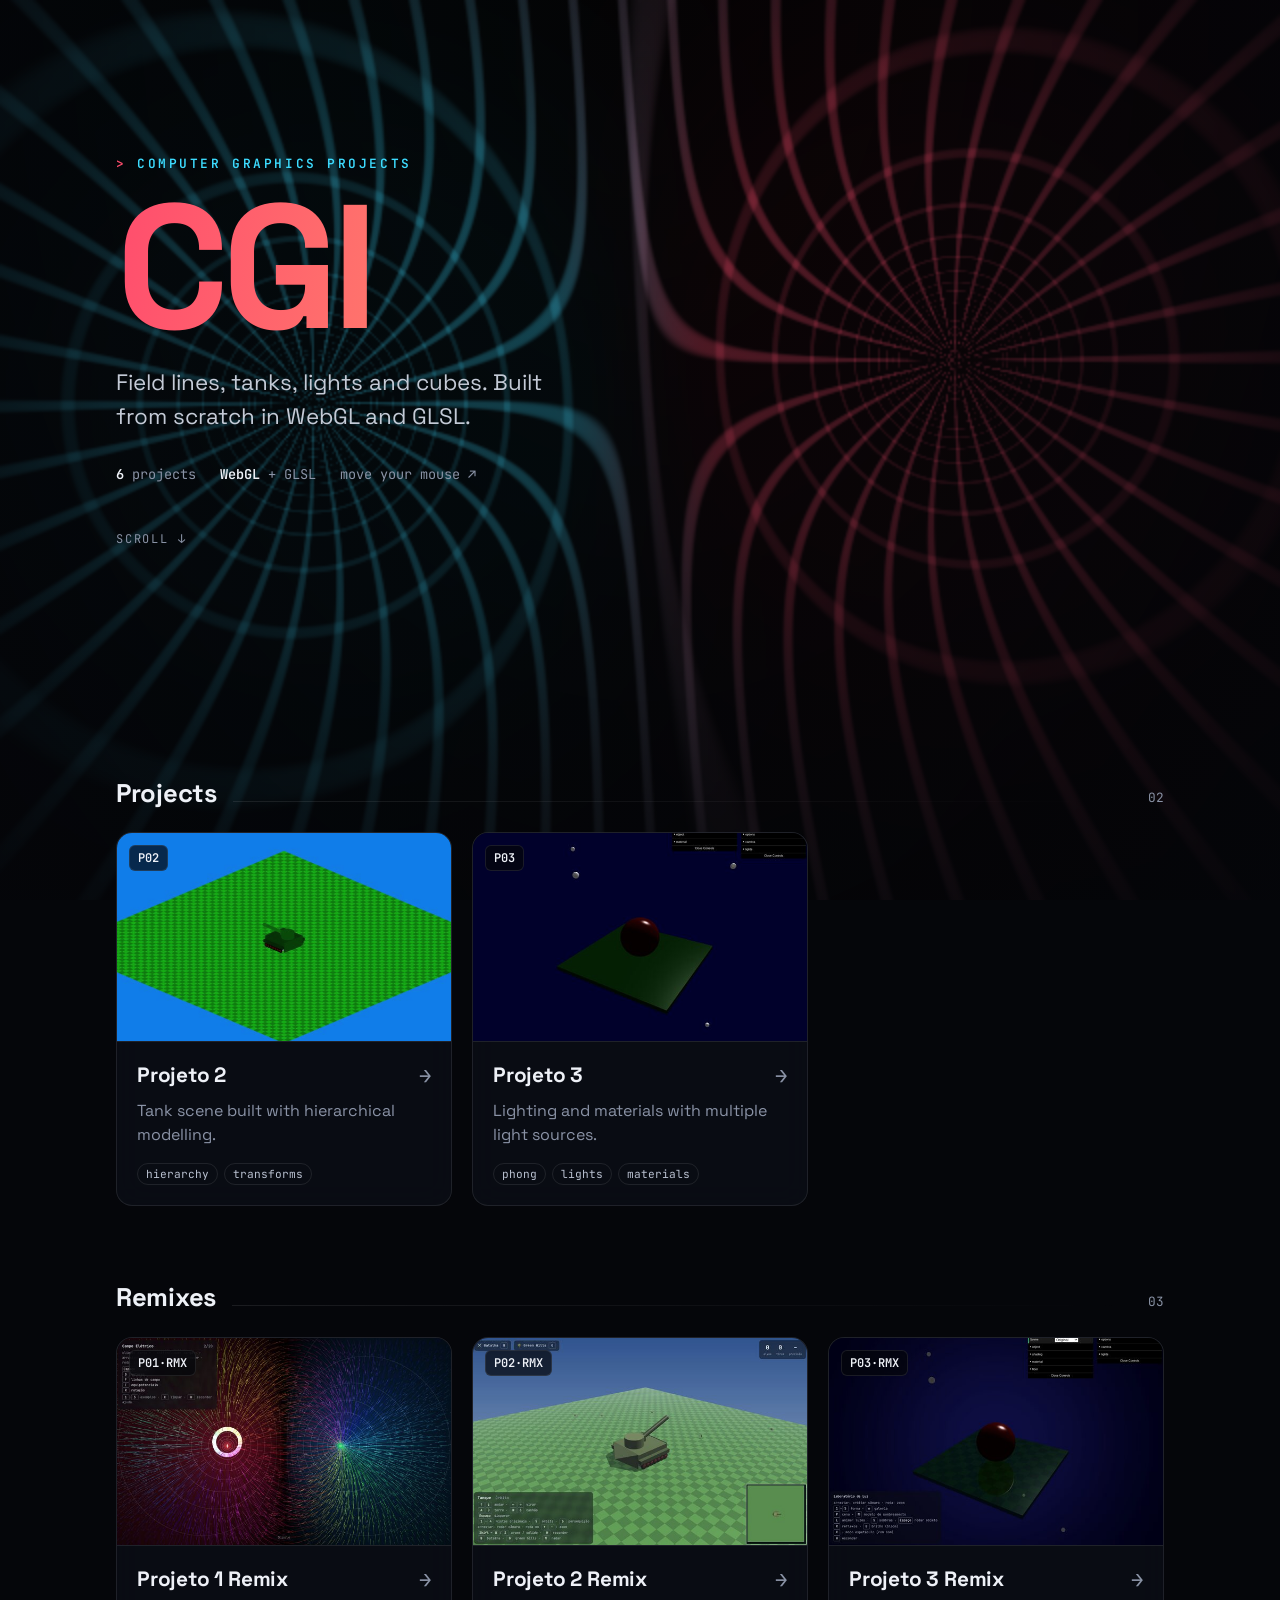
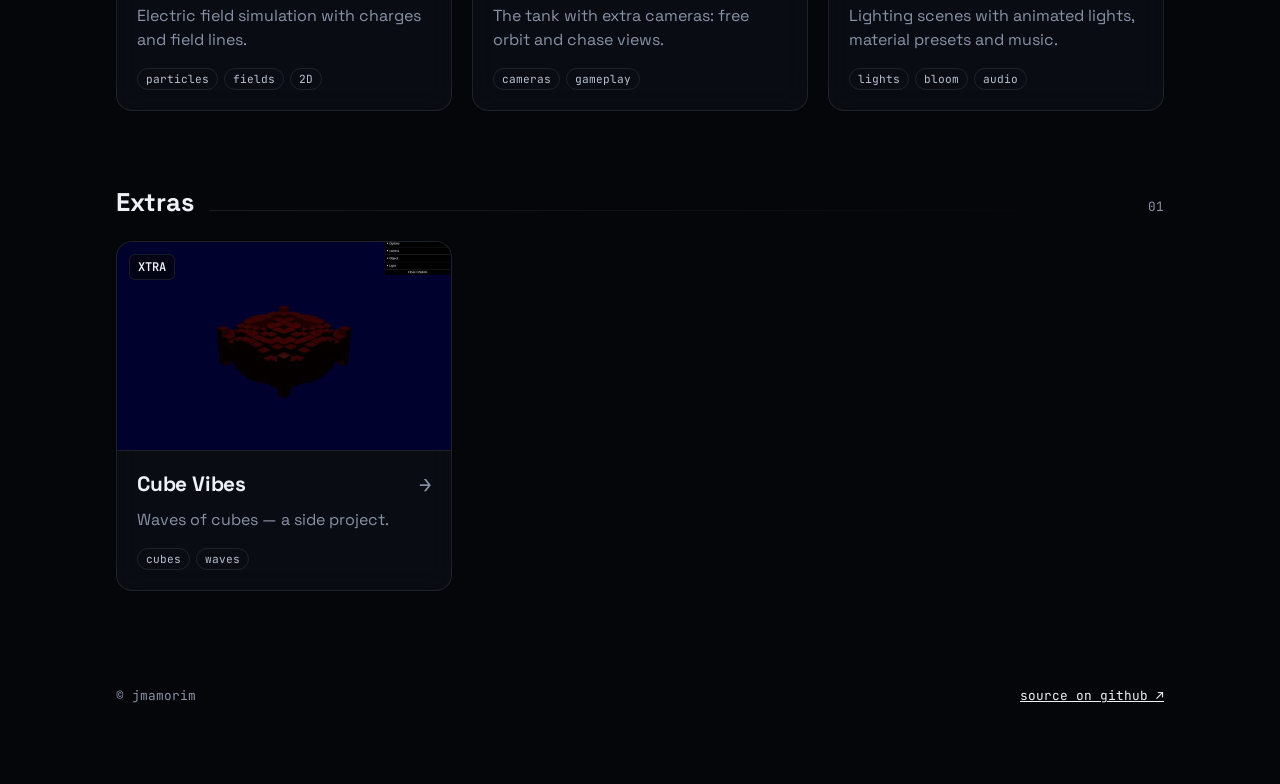
<file: index.html>
<!doctype html>
<html lang="en">
<head>
<meta charset="utf-8">
<meta name="viewport" content="width=device-width, initial-scale=1">
<title>CGI · Computer Graphics Projects</title>
<link rel="preconnect" href="https://fonts.googleapis.com">
<link rel="preconnect" href="https://fonts.gstatic.com" crossorigin>
<link href="https://fonts.googleapis.com/css2?family=JetBrains+Mono:wght@400;600&family=Space+Grotesk:wght@500;700&display=swap" rel="stylesheet">
<style>
  :root {
    --bg: #05060a;
    --glass: rgba(14, 17, 26, 0.62);
    --border: rgba(255, 255, 255, 0.09);
    --text: #eef1f7;
    --muted: #8a93a6;
    --hot: #ff4d6d;
    --cold: #3ddcff;
    --mono: "JetBrains Mono", ui-monospace, monospace;
  }
  * { box-sizing: border-box; }
  html { background: var(--bg); }
  body {
    margin: 0;
    background: var(--bg);
    color: var(--text);
    font: 16px/1.5 "Space Grotesk", system-ui, sans-serif;
    overflow-x: hidden;
  }
  #field { position: fixed; inset: 0; width: 100%; height: 100%; z-index: 0; display: block; }
  /* darkens the shader toward the edges so the cards stay readable */
  .veil { position: fixed; inset: 0; z-index: 0; pointer-events: none;
    background: radial-gradient(ellipse at 50% 0%, transparent 0%, rgba(5,6,10,.55) 60%, rgba(5,6,10,.9) 100%); }
  main { position: relative; z-index: 1; max-width: 1080px; margin: 0 auto; padding: 0 16px 80px; }

  .hero { min-height: 78vh; display: flex; flex-direction: column; justify-content: center; }
  .eyebrow { font: 600 0.8rem var(--mono); letter-spacing: .2em; text-transform: uppercase; color: var(--cold); margin: 0 0 16px; }
  .eyebrow::before { content: "> "; color: var(--hot); }
  h1 {
    margin: 0;
    font-size: clamp(4.5rem, 18vw, 11rem);
    line-height: .9;
    letter-spacing: -0.04em;
    background: linear-gradient(100deg, var(--hot), #ffb36b 35%, #fff 50%, #8af0ff 65%, var(--cold));
    background-size: 200% 100%;
    -webkit-background-clip: text; background-clip: text; color: transparent;
    animation: sheen 8s ease-in-out infinite alternate;
  }
  @keyframes sheen { to { background-position: 100% 0; } }
  .tagline { max-width: 34ch; margin: 20px 0 0; font-size: clamp(1.1rem, 2.6vw, 1.4rem); color: #c4cad6; }
  .stats { display: flex; flex-wrap: wrap; gap: 8px 24px; margin-top: 32px; font: 0.85rem var(--mono); color: var(--muted); }
  .stats b { color: var(--text); font-weight: 600; }
  @media (hover: none) { .hint { display: none; } }
  .scroll { margin-top: 48px; font: 0.75rem var(--mono); color: var(--muted); letter-spacing: .15em; }
  .scroll span { display: inline-block; animation: bob 1.6s ease-in-out infinite; }
  @keyframes bob { 50% { transform: translateY(6px); } }

  section { margin-top: 72px; }
  .section-head { display: flex; align-items: baseline; gap: 16px; margin-bottom: 20px; }
  h2 { margin: 0; font-size: 1.6rem; letter-spacing: -0.01em; }
  .section-head .rule { flex: 1; height: 1px; background: linear-gradient(90deg, var(--border), transparent); }
  .section-head .count { font: 0.8rem var(--mono); color: var(--muted); }

  .grid { display: grid; grid-template-columns: repeat(auto-fill, minmax(min(300px, 100%), 1fr)); gap: 20px; perspective: 1200px; }
  .card {
    --mx: 50%; --my: 50%; --rx: 0deg; --ry: 0deg;
    position: relative;
    display: flex; flex-direction: column;
    overflow: hidden;
    background: var(--glass);
    backdrop-filter: blur(14px); -webkit-backdrop-filter: blur(14px);
    border: 1px solid var(--border);
    border-radius: 16px;
    transform: rotateX(var(--rx)) rotateY(var(--ry));
    transition: transform .25s ease-out, border-color .25s, box-shadow .25s;
  }
  .card:hover, .card:focus-within {
    border-color: rgba(255,255,255,.22);
    box-shadow: 0 20px 60px -20px rgba(61,220,255,.35), 0 10px 40px -20px rgba(255,77,109,.35);
  }
  /* glow that follows the cursor */
  .card::before {
    content: ""; position: absolute; inset: 0; z-index: 2; pointer-events: none; opacity: 0; transition: opacity .25s;
    background: radial-gradient(420px circle at var(--mx) var(--my), rgba(255,255,255,.12), transparent 45%);
  }
  .card:hover::before { opacity: 1; }
  .thumb { position: relative; aspect-ratio: 16 / 10; overflow: hidden; border-bottom: 1px solid var(--border); }
  .thumb img { display: block; width: 100%; height: 100%; object-fit: cover; transform: scale(1.02); transition: transform .5s cubic-bezier(.2,.7,.2,1), filter .5s; filter: saturate(.85); }
  .card:hover .thumb img { transform: scale(1.09); filter: saturate(1.15); }
  .thumb .num {
    position: absolute; top: 12px; left: 12px;
    font: 600 0.75rem var(--mono); padding: 4px 8px; border-radius: 6px;
    background: rgba(5,6,10,.7); border: 1px solid var(--border); backdrop-filter: blur(6px);
  }
  .body { padding: 18px 20px 20px; display: flex; flex-direction: column; gap: 8px; flex: 1; }
  .card h3 { margin: 0; font-size: 1.3rem; letter-spacing: -0.01em; display: flex; align-items: center; justify-content: space-between; gap: 12px; }
  .card h3 a { color: var(--text); text-decoration: none; }
  /* the title link covers the whole card, so a click anywhere opens the project */
  .card h3 a::after { content: ""; position: absolute; inset: 0; z-index: 3; border-radius: 16px; }
  .card h3 a:focus-visible { outline: none; }
  .card:focus-within { outline: 2px solid var(--cold); outline-offset: 3px; }
  .arrow { font-family: var(--mono); color: var(--muted); transition: transform .25s, color .25s; }
  .card:hover .arrow { transform: translateX(4px); color: var(--cold); }
  .card p { margin: 0; color: var(--muted); }
  .tags { display: flex; flex-wrap: wrap; gap: 6px; margin-top: auto; padding-top: 8px; }
  .tags span { font: 0.7rem var(--mono); color: #b9c1d0; padding: 3px 8px; border-radius: 999px; border: 1px solid var(--border); }

  footer { margin-top: 96px; display: flex; flex-wrap: wrap; justify-content: space-between; gap: 12px; font: 0.8rem var(--mono); color: var(--muted); }
  footer a { color: var(--text); }
  footer a:hover { color: var(--cold); }

  @media (prefers-reduced-motion: reduce) {
    *, *::before { animation: none !important; transition: none !important; }
  }
</style>
</head>
<body>
<canvas id="field" aria-hidden="true"></canvas>
<div class="veil"></div>
<main>
  <header class="hero">
    <p class="eyebrow">Computer Graphics Projects</p>
    <h1>CGI</h1>
    <p class="tagline">Field lines, tanks, lights and cubes. Built from scratch in WebGL and GLSL.</p>
    <div class="stats"><span><b>6</b> projects</span><span><b>WebGL</b> + GLSL</span><span class="hint">move your mouse ↗</span></div>
    <div class="scroll">SCROLL <span>↓</span></div>
  </header>

  <section>
    <div class="section-head"><h2>Projects</h2><span class="rule"></span><span class="count">02</span></div>
    <div class="grid">
      <article class="card">
        <div class="thumb"><img src="projetos/projeto02/thumb.jpg" alt="Screenshot of Projeto 2" loading="lazy"><span class="num">P02</span></div>
        <div class="body">
          <h3><a href="projetos/projeto02/">Projeto 2</a><span class="arrow">→</span></h3>
          <p>Tank scene built with hierarchical modelling.</p>
          <div class="tags"><span>hierarchy</span><span>transforms</span></div>
        </div>
      </article>
      <article class="card">
        <div class="thumb"><img src="projetos/projeto03/thumb.jpg" alt="Screenshot of Projeto 3" loading="lazy"><span class="num">P03</span></div>
        <div class="body">
          <h3><a href="projetos/projeto03/">Projeto 3</a><span class="arrow">→</span></h3>
          <p>Lighting and materials with multiple light sources.</p>
          <div class="tags"><span>phong</span><span>lights</span><span>materials</span></div>
        </div>
      </article>
    </div>
  </section>

  <section>
    <div class="section-head"><h2>Remixes</h2><span class="rule"></span><span class="count">03</span></div>
    <div class="grid">
      <article class="card">
        <div class="thumb"><img src="projetos/proj1/thumb.jpg" alt="Screenshot of Projeto 1 Remix" loading="lazy"><span class="num">P01·RMX</span></div>
        <div class="body">
          <h3><a href="projetos/proj1/">Projeto 1 Remix</a><span class="arrow">→</span></h3>
          <p>Electric field simulation with charges and field lines.</p>
          <div class="tags"><span>particles</span><span>fields</span><span>2D</span></div>
        </div>
      </article>
      <article class="card">
        <div class="thumb"><img src="projetos/projeto02-remix/thumb.jpg" alt="Screenshot of Projeto 2 Remix" loading="lazy"><span class="num">P02·RMX</span></div>
        <div class="body">
          <h3><a href="projetos/projeto02-remix/">Projeto 2 Remix</a><span class="arrow">→</span></h3>
          <p>The tank with extra cameras: free orbit and chase views.</p>
          <div class="tags"><span>cameras</span><span>gameplay</span></div>
        </div>
      </article>
      <article class="card">
        <div class="thumb"><img src="projetos/projeto03-remix/thumb.jpg" alt="Screenshot of Projeto 3 Remix" loading="lazy"><span class="num">P03·RMX</span></div>
        <div class="body">
          <h3><a href="projetos/projeto03-remix/">Projeto 3 Remix</a><span class="arrow">→</span></h3>
          <p>Lighting scenes with animated lights, material presets and music.</p>
          <div class="tags"><span>lights</span><span>bloom</span><span>audio</span></div>
        </div>
      </article>
    </div>
  </section>

  <section>
    <div class="section-head"><h2>Extras</h2><span class="rule"></span><span class="count">01</span></div>
    <div class="grid">
      <article class="card">
        <div class="thumb"><img src="projetos/waves/thumb.jpg" alt="Screenshot of Cube Vibes" loading="lazy"><span class="num">XTRA</span></div>
        <div class="body">
          <h3><a href="projetos/waves/">Cube Vibes</a><span class="arrow">→</span></h3>
          <p>Waves of cubes — a side project.</p>
          <div class="tags"><span>cubes</span><span>waves</span></div>
        </div>
      </article>
    </div>
  </section>

  <footer><span>© jmamorim</span><a href="https://github.com/jmamorim/CGI">source on github ↗</a></footer>
</main>

<script>
// Background: a dipole electric field drawn in a fragment shader, a nod to Projeto 1.
// The positive charge follows the mouse; the negative one drifts on its own.
(() => {
  const canvas = document.getElementById('field');
  const gl = canvas.getContext('webgl', { antialias: false, alpha: false });
  if (!gl) return;
  const still = matchMedia('(prefers-reduced-motion: reduce)').matches;

  const vs = 'attribute vec2 p; void main(){ gl_Position = vec4(p, 0.0, 1.0); }';
  const fs = `
    precision highp float;
    uniform vec2 res; uniform vec2 a; uniform vec2 b; uniform float t;
    vec2 E(vec2 p, vec2 q, float s){ vec2 d = p - q; float r2 = dot(d, d) + 0.002; return s * d / (r2 * sqrt(r2)); }
    void main(){
      vec2 uv = (gl_FragCoord.xy - 0.5 * res) / res.y;
      vec2 e = E(uv, a, 1.0) + E(uv, b, -1.0);
      // the field angle gives the streamline bands, the potential gives equipotential rings
      float pot = 1.0 / length(uv - a) - 1.0 / length(uv - b);
      float ang = atan(e.y, e.x);
      float lines = smoothstep(0.92, 1.0, abs(sin(ang * 14.0 + t * 0.6)));
      float rings = smoothstep(0.96, 1.0, abs(sin(pot * 2.2 - t * 0.8)));
      float mag = clamp(log(length(e) + 1.0) * 0.35, 0.0, 1.0);
      vec3 hot = vec3(1.0, 0.30, 0.43), cold = vec3(0.24, 0.86, 1.0);
      vec3 col = mix(cold, hot, smoothstep(-1.5, 1.5, pot));
      vec3 c = col * (lines * 0.35 + rings * 0.18 + 0.05) * mag;
      gl_FragColor = vec4(c, 1.0);
    }`;
  const sh = (type, src) => { const s = gl.createShader(type); gl.shaderSource(s, src); gl.compileShader(s); return s; };
  const prog = gl.createProgram();
  gl.attachShader(prog, sh(gl.VERTEX_SHADER, vs));
  gl.attachShader(prog, sh(gl.FRAGMENT_SHADER, fs));
  gl.linkProgram(prog);
  if (!gl.getProgramParameter(prog, gl.LINK_STATUS)) return;
  gl.useProgram(prog);
  gl.bindBuffer(gl.ARRAY_BUFFER, gl.createBuffer());
  gl.bufferData(gl.ARRAY_BUFFER, new Float32Array([-1, -1, 3, -1, -1, 3]), gl.STATIC_DRAW);
  gl.enableVertexAttribArray(0);
  gl.vertexAttribPointer(0, 2, gl.FLOAT, false, 0, 0);
  const u = n => gl.getUniformLocation(prog, n);
  const uRes = u('res'), uA = u('a'), uB = u('b'), uT = u('t');

  // half resolution: the soft look hides it and it keeps laptops cool
  const scale = 0.5;
  const resize = () => {
    canvas.width = Math.max(1, innerWidth * scale);
    canvas.height = Math.max(1, innerHeight * scale);
    gl.viewport(0, 0, canvas.width, canvas.height);
  };
  addEventListener('resize', resize);
  resize();

  const target = [0.35, 0.1], pos = [0.35, 0.1];
  addEventListener('pointermove', e => {
    target[0] = (e.clientX - innerWidth / 2) / innerHeight;
    target[1] = (innerHeight / 2 - e.clientY) / innerHeight;
  });

  const frame = ms => {
    const t = ms / 1000;
    pos[0] += (target[0] - pos[0]) * 0.06;
    pos[1] += (target[1] - pos[1]) * 0.06;
    gl.uniform2f(uRes, canvas.width, canvas.height);
    gl.uniform2f(uA, pos[0], pos[1]);
    gl.uniform2f(uB, -0.45 + 0.12 * Math.cos(t * 0.3), -0.05 + 0.12 * Math.sin(t * 0.4));
    gl.uniform1f(uT, t);
    gl.drawArrays(gl.TRIANGLES, 0, 3);
    if (!still) requestAnimationFrame(frame);
  };
  requestAnimationFrame(frame);
})();

// Cards tilt toward the cursor and carry a glow that follows it.
if (matchMedia('(hover: hover) and (prefers-reduced-motion: no-preference)').matches) {
  for (const card of document.querySelectorAll('.card')) {
    card.addEventListener('pointermove', e => {
      const r = card.getBoundingClientRect();
      const x = (e.clientX - r.left) / r.width, y = (e.clientY - r.top) / r.height;
      card.style.setProperty('--mx', x * 100 + '%');
      card.style.setProperty('--my', y * 100 + '%');
      card.style.setProperty('--ry', (x - 0.5) * 10 + 'deg');
      card.style.setProperty('--rx', (0.5 - y) * 10 + 'deg');
    });
    card.addEventListener('pointerleave', () => {
      card.style.setProperty('--rx', '0deg');
      card.style.setProperty('--ry', '0deg');
    });
  }
}
</script>
</body>
</html>
</file>
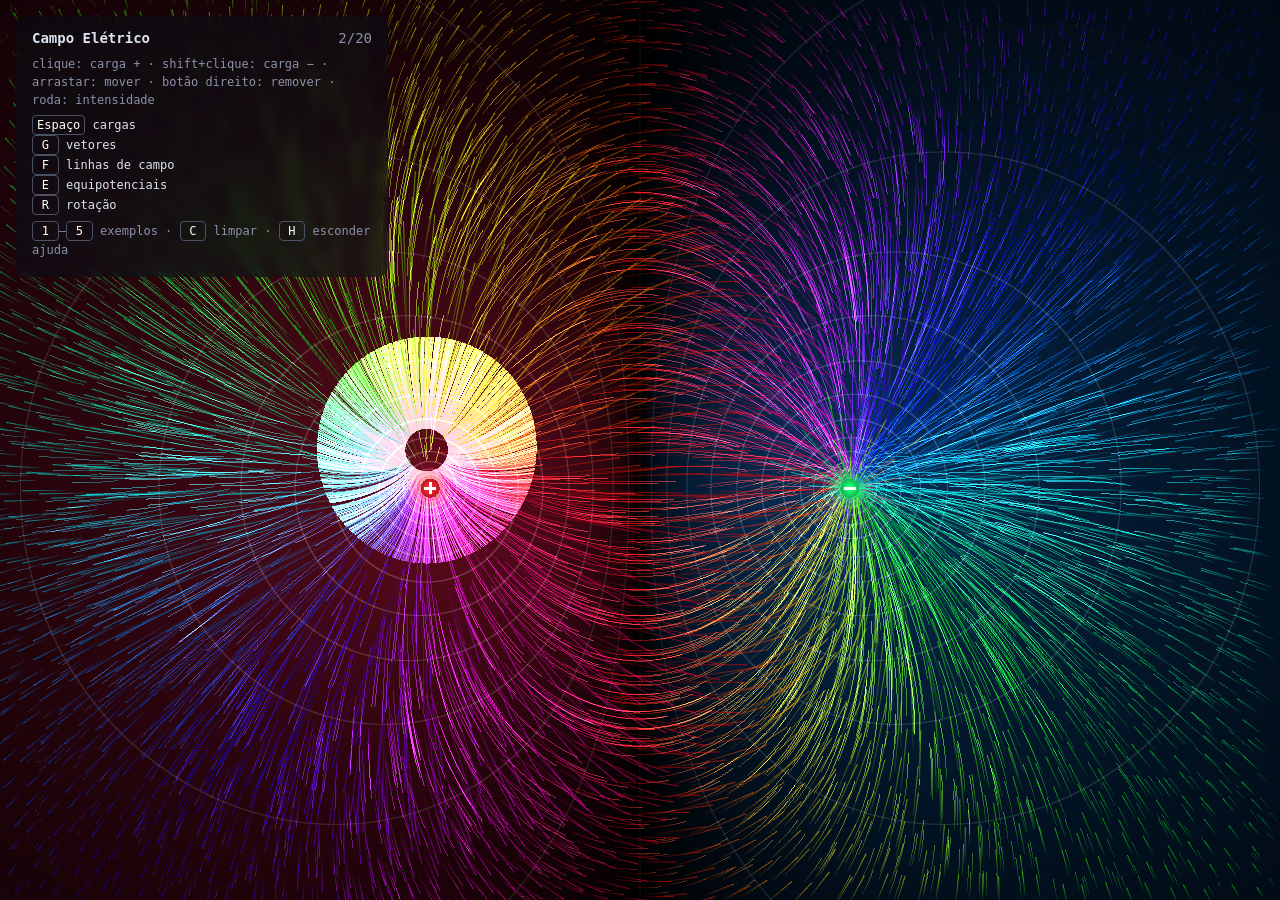
<file: projetos/proj1/index.html>
<!DOCTYPE html>
<html>
    <head>
        <meta charset="utf-8">
        <script type="module" src="./app.js"></script>
        <link rel="stylesheet" href="styles.css">
        <title>Projecto 1</title>
    </head>
    <body>
        <canvas id="gl-canvas" width="128" height="128">
            Oops! Something went wrong!
        </canvas>
        <div id="hud">
            <h1>Campo Elétrico <span id="count"></span></h1>
            <p>clique: carga + · shift+clique: carga − · arrastar: mover · botão direito: remover · roda: intensidade</p>
            <ul>
                <li data-view="charges"><kbd>Espaço</kbd> cargas</li>
                <li data-view="grid"><kbd>G</kbd> vetores</li>
                <li data-view="flow"><kbd>F</kbd> linhas de campo</li>
                <li data-view="potential"><kbd>E</kbd> equipotenciais</li>
                <li data-view="rotate"><kbd>R</kbd> rotação</li>
            </ul>
            <p><kbd>1</kbd>–<kbd>5</kbd> exemplos · <kbd>C</kbd> limpar · <kbd>H</kbd> esconder ajuda</p>
        </div>
        <div id="toast"></div>
    </body>
</html>
</file>
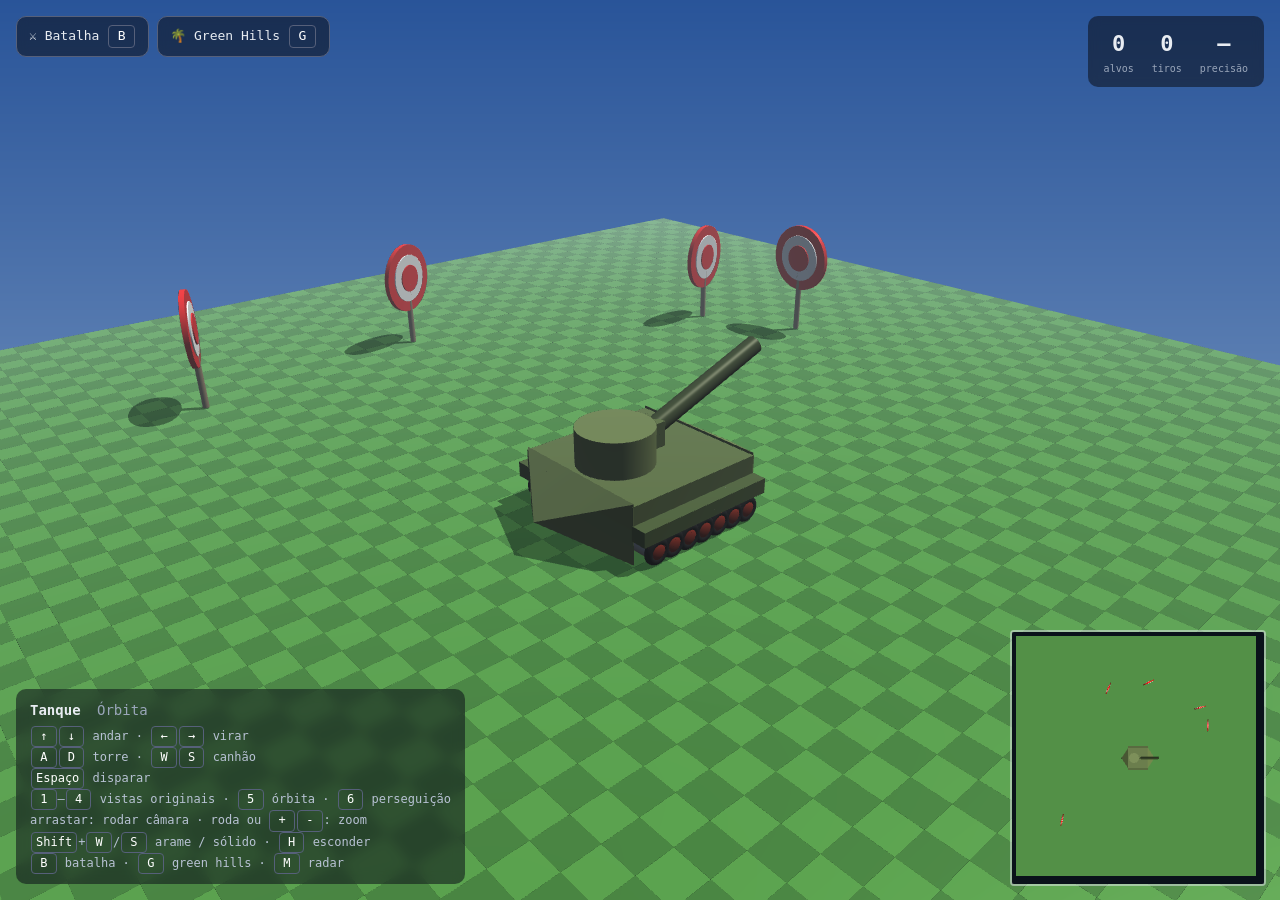
<file: projetos/projeto02-remix/index.html>
<!DOCTYPE html>
<html>
    <head>
        <meta charset="utf-8">
        <link rel="stylesheet" href="styles.css">
        <title>Projeto 2 Remix</title>
        <script type="module" src="./app.js"></script>
    </head>
    <body>
        <canvas id="gl-canvas" width="128" height="128">
            Oops! Something went wrong!
        </canvas>
        <div id="score-box">
            <div><span id="score">0</span><small>alvos</small></div>
            <div><span id="shots">0</span><small>tiros</small></div>
            <div><span id="accuracy">–</span><small>precisão</small></div>
            <div id="rings-box" class="off"><span id="rings">0</span><small>anéis</small></div>
        </div>
        <div id="battle-box" class="off">
            <div><span id="hearts"></span><small>vida</small></div>
            <div><span id="wave">0</span><small>vaga</small></div>
            <div><span id="kills">0</span><small>abatidos</small></div>
        </div>
        <div id="modes">
            <button id="btn-battle">⚔ Batalha <kbd>B</kbd></button>
            <button id="btn-hills">🌴 Green Hills <kbd>G</kbd></button>
        </div>
        <div id="radar"></div>
        <div id="damage"></div>
        <div id="hud">
            <h1>Tanque <span id="camera"></span></h1>
            <ul>
                <li><kbd>↑</kbd><kbd>↓</kbd> andar · <kbd>←</kbd><kbd>→</kbd> virar</li>
                <li><kbd>A</kbd><kbd>D</kbd> torre · <kbd>W</kbd><kbd>S</kbd> canhão</li>
                <li><kbd>Espaço</kbd> disparar</li>
                <li><kbd>1</kbd>–<kbd>4</kbd> vistas originais · <kbd>5</kbd> órbita · <kbd>6</kbd> perseguição</li>
                <li>arrastar: rodar câmara · roda ou <kbd>+</kbd><kbd>-</kbd>: zoom</li>
                <li><kbd>Shift</kbd>+<kbd>W</kbd>/<kbd>S</kbd> arame / sólido · <kbd>H</kbd> esconder</li>
                <li><kbd>B</kbd> batalha · <kbd>G</kbd> green hills · <kbd>M</kbd> radar</li>
            </ul>
        </div>
        <div id="toast"></div>
    </body>
</html>
</file>
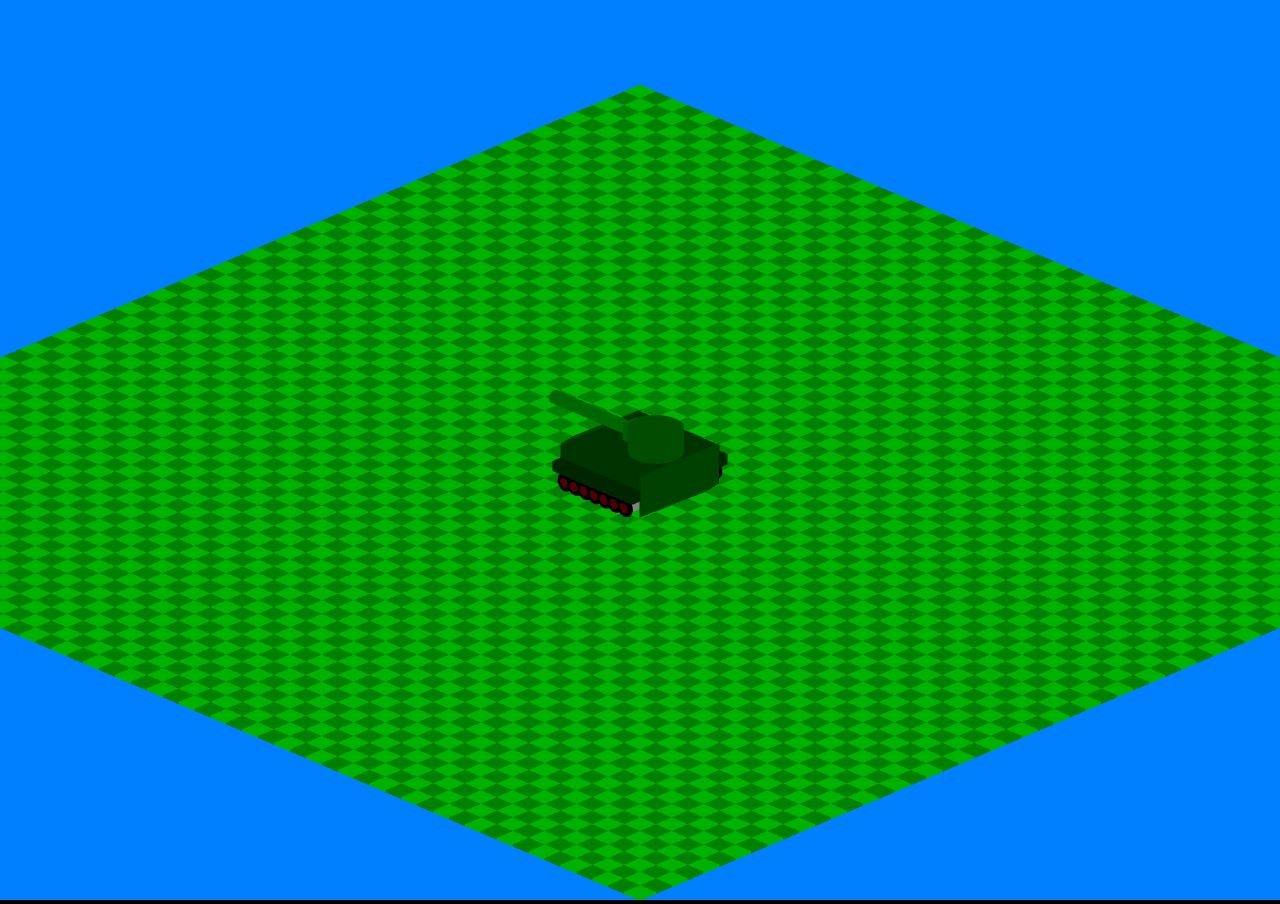
<file: projetos/projeto02/index.html>
<!DOCTYPE html>
<html>
    <head>
        <link rel="stylesheet" href="styles.css">
        <title>Projeto 2</title>
        <script type="module" src="./app.js"></script>
    </head>
    <body>
        <canvas id="gl-canvas" width="128" height="128">
            Oops! Something went wrong!
        </canvas>
    </body>
</html>
</file>
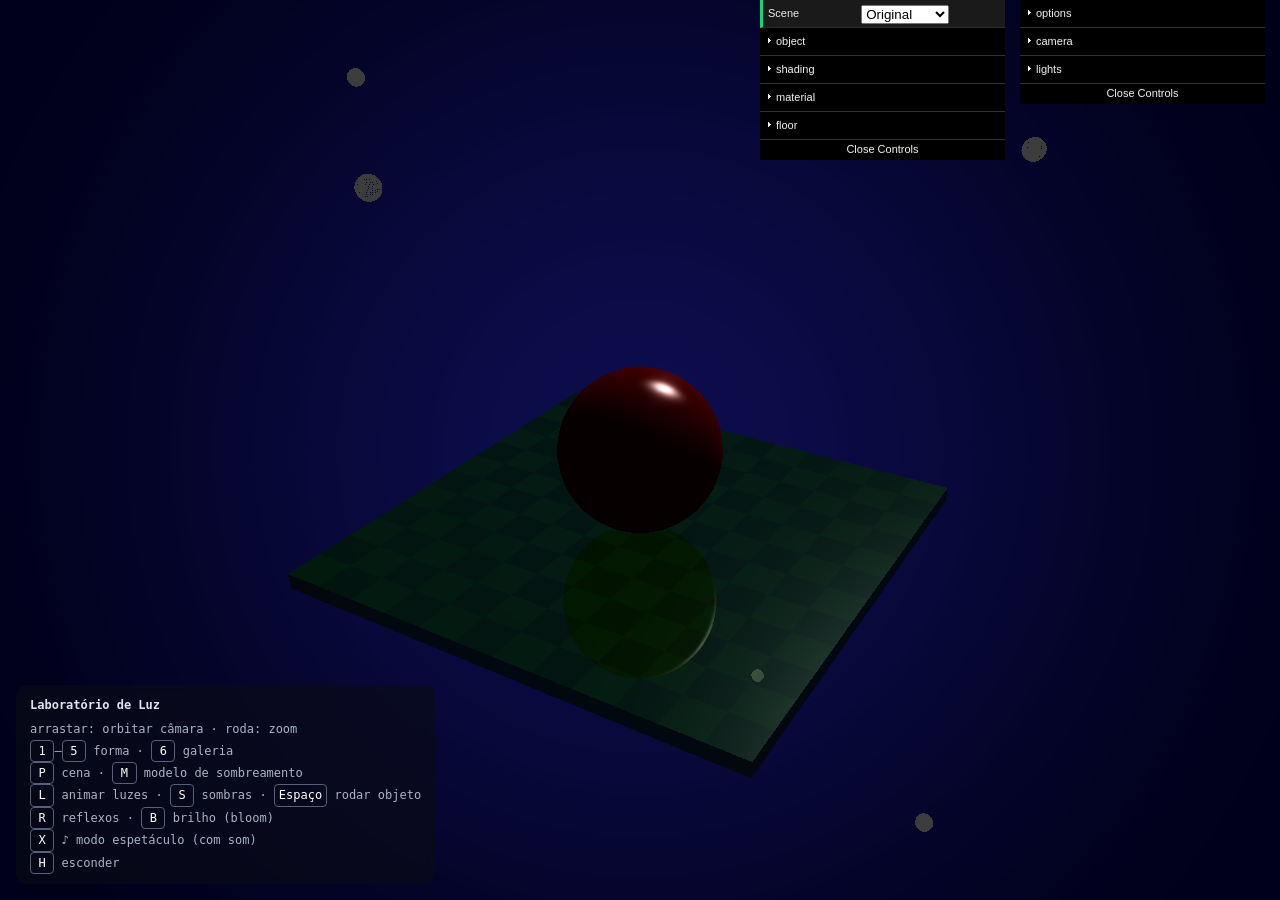
<file: projetos/projeto03-remix/index.html>
<!DOCTYPE html>
<html>
    <head>
        <meta charset="utf-8">
        <link rel="stylesheet" href="styles.css">
        <title>Projeto 3 Remix</title>
        <script type="module" src="./app.js"></script>
    </head>
    <body>
        <canvas id="gl-canvas"></canvas>
        <div id="help">
            <b>Laboratório de Luz</b>
            <ul>
                <li>arrastar: orbitar câmara · roda: zoom</li>
                <li><kbd>1</kbd>–<kbd>5</kbd> forma · <kbd>6</kbd> galeria</li>
                <li><kbd>P</kbd> cena · <kbd>M</kbd> modelo de sombreamento</li>
                <li><kbd>L</kbd> animar luzes · <kbd>S</kbd> sombras · <kbd>Espaço</kbd> rodar objeto</li>
                <li><kbd>R</kbd> reflexos · <kbd>B</kbd> brilho (bloom)</li>
                <li><kbd>X</kbd> ♪ modo espetáculo (com som)</li>
                <li><kbd>H</kbd> esconder</li>
            </ul>
        </div>
        <div id="toast"></div>
    </body>
</html>
</file>
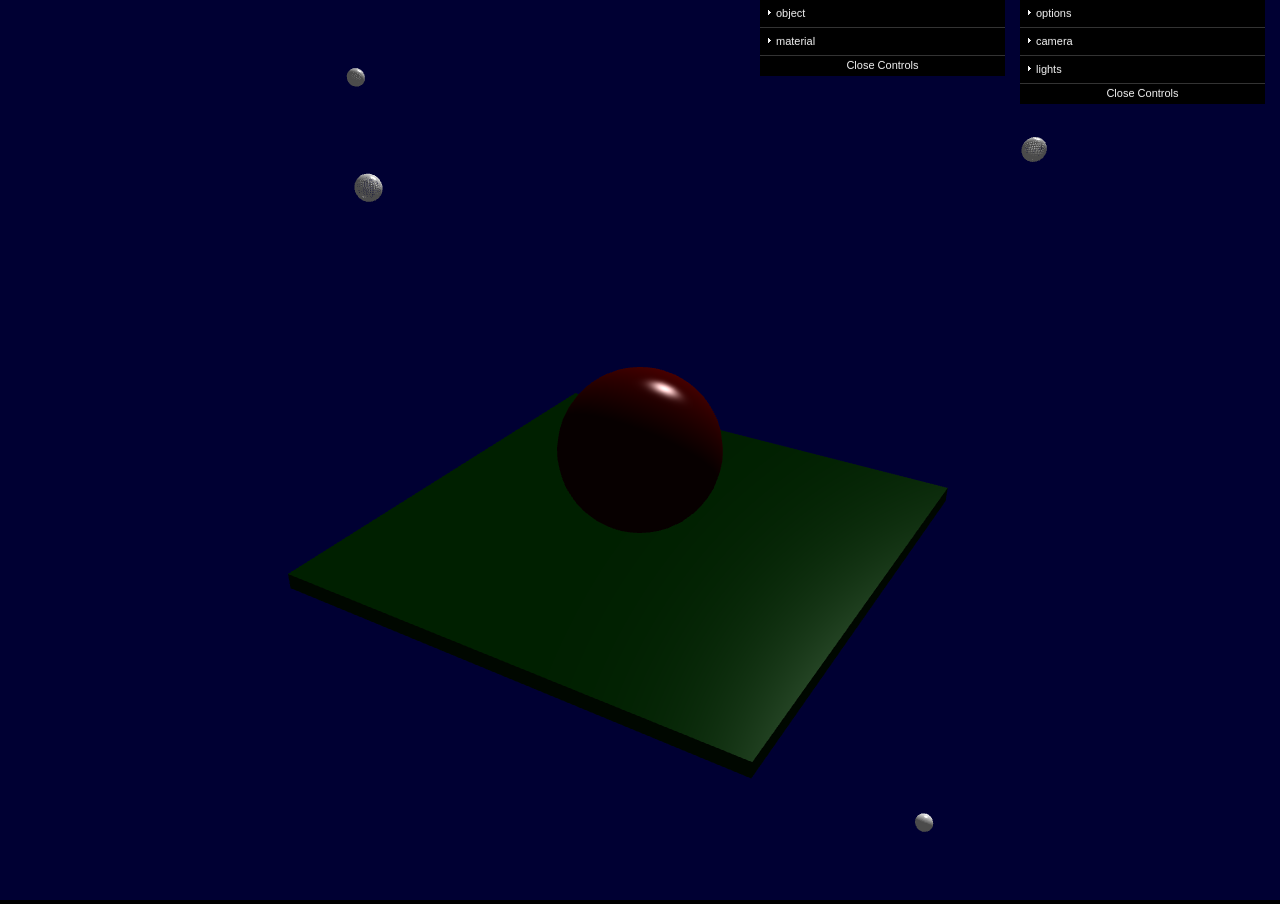
<file: projetos/projeto03/index.html>
<!DOCTYPE html>
<html>
    <head>
        <link rel="stylesheet" href="styles.css">
        <script type="module" src="./app.js"></script>
    </head>
    <body>
        <canvas id="gl-canvas"></canvas>
    </body>
</html>
</file>
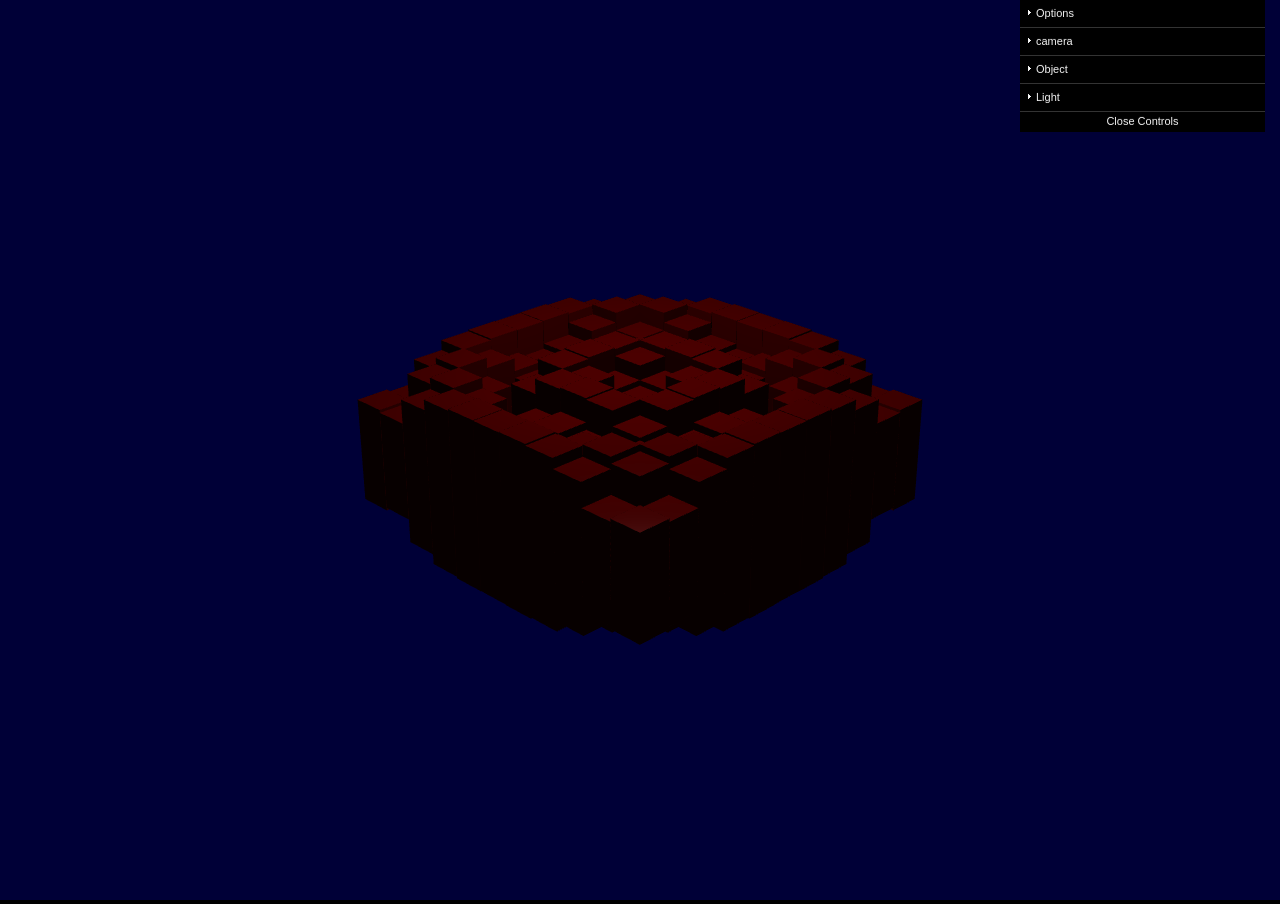
<file: projetos/waves/index.html>
<!DOCTYPE html>
<html>
    <head>
        <link rel="stylesheet" href="styles.css">
        <title>Cube Vibes</title>
        <script type="module" src="./app.js"></script>
    </head>
    <body>
        <canvas id="gl-canvas" width="128" height="128">
            Oops! Something went wrong!
        </canvas>
    </body>
</html>
</file>
<file: projetos/proj1/styles.css>
html, body {
    width: 100%;
    height: 100%;
    margin: 0px;
    border: 0;
    overflow: hidden; /*  Disable scrollbars */
    display: block;  /* No floating content on sides */
    background: #000;
}

canvas {
    display: block;
    width: 100%;
    height: 100%;
    cursor: crosshair;
}

#hud {
    position: fixed;
    top: 16px;
    left: 16px;
    max-width: 340px;
    padding: 12px 16px;
    border-radius: 10px;
    background: rgba(10, 12, 20, 0.6);
    backdrop-filter: blur(6px);
    color: #dde3f0;
    font: 12px/1.5 ui-monospace, monospace;
    user-select: none;
    pointer-events: none;
    transition: opacity 0.2s;
}

#hud.hidden {
    opacity: 0;
}

#hud h1 {
    margin: 0 0 6px;
    font-size: 14px;
}

#hud h1 span {
    float: right;
    font-weight: normal;
    color: #8a93a8;
}

#hud p {
    margin: 6px 0;
    color: #8a93a8;
}

#hud ul {
    margin: 0;
    padding: 0;
    list-style: none;
}

#hud li.off {
    opacity: 0.35;
    text-decoration: line-through;
}

kbd {
    display: inline-block;
    min-width: 1.4em;
    padding: 0 4px;
    border: 1px solid #4a5268;
    border-radius: 4px;
    text-align: center;
    color: #fff;
}

#toast {
    position: fixed;
    bottom: 24px;
    left: 50%;
    transform: translateX(-50%);
    padding: 8px 16px;
    border-radius: 8px;
    background: rgba(10, 12, 20, 0.75);
    color: #fff;
    font: 13px ui-monospace, monospace;
    opacity: 0;
    pointer-events: none;
    transition: opacity 0.3s;
}

#toast.show {
    opacity: 1;
}
</file>
<file: projetos/projeto02-remix/styles.css>
body, html {
    height: 100%;
}
body {
    margin: 0px;
    overflow: hidden; /*  Disable scrollbars */
    background-color: black;
    font: 12px/1.6 ui-monospace, monospace;
    color: #e8ecf2;
    user-select: none;
}

canvas {
    display: block;
    width: 100%;
    height: 100%;
}

#hud, #score-box, #battle-box, #toast {
    position: fixed;
    background: rgba(12, 16, 24, 0.55);
    backdrop-filter: blur(6px);
    border-radius: 10px;
    pointer-events: none;
}

#hud {
    left: 16px;
    bottom: 16px;
    padding: 10px 14px;
    transition: opacity 0.2s;
}

#hud.hidden {
    opacity: 0;
}

#hud h1 {
    margin: 0 0 4px;
    font-size: 14px;
}

#hud h1 span {
    margin-left: 8px;
    font-weight: normal;
    color: #9aa6ba;
}

#hud ul {
    margin: 0;
    padding: 0;
    list-style: none;
    color: #b8c2d4;
}

kbd {
    display: inline-block;
    min-width: 1.3em;
    margin: 0 1px;
    padding: 0 4px;
    border: 1px solid #56607a;
    border-radius: 4px;
    text-align: center;
    color: #fff;
}

#score-box {
    top: 16px;
    right: 16px;
    display: flex;
    gap: 18px;
    padding: 10px 16px;
}

#score-box div {
    display: flex;
    flex-direction: column;
    align-items: center;
}

#score-box span {
    font-size: 22px;
    font-weight: bold;
}

#score-box small {
    color: #9aa6ba;
}

#toast {
    top: 24px;
    left: 50%;
    transform: translateX(-50%);
    padding: 8px 16px;
    font-size: 14px;
    opacity: 0;
    transition: opacity 0.25s;
}

#toast.show {
    opacity: 1;
}

#score-box .off, #battle-box.off, #radar.off {
    display: none;
}

#rings {
    color: #ffd23a;
}

#battle-box {
    top: 84px;
    right: 16px;
    display: flex;
    gap: 18px;
    padding: 10px 16px;
}

#battle-box div {
    display: flex;
    flex-direction: column;
    align-items: center;
}

#battle-box span {
    font-size: 22px;
    font-weight: bold;
}

#battle-box small {
    color: #9aa6ba;
}

#hearts {
    color: #ff5a4e;
    letter-spacing: 2px;
}

#modes {
    position: fixed;
    top: 16px;
    left: 16px;
    display: flex;
    gap: 8px;
}

#modes button {
    padding: 8px 12px;
    border: 1px solid #56607a;
    border-radius: 10px;
    background: rgba(12, 16, 24, 0.55);
    backdrop-filter: blur(6px);
    color: #e8ecf2;
    font: inherit;
    font-size: 13px;
    cursor: pointer;
}

#modes button:hover {
    border-color: #9aa6ba;
}

#modes button.active {
    border-color: #ffd23a;
    background: rgba(70, 56, 10, 0.7);
}

#radar {
    position: fixed;
    right: 14px;
    bottom: 14px;
    border: 2px solid rgba(232, 236, 242, 0.5);
    border-radius: 4px;
    pointer-events: none;
}

#damage {
    position: fixed;
    inset: 0;
    background: radial-gradient(ellipse at center, transparent 45%, rgba(200, 20, 10, 0.7));
    opacity: 0;
    pointer-events: none;
}
</file>
<file: projetos/projeto02/styles.css>
body, html {
    height: 100%;
}
body {
    /*display: flex;*/
    margin: 0px;
    overflow: hidden; /*  Disable scrollbars */
    background-color: black;
}
</file>
<file: projetos/projeto03-remix/styles.css>
body, html {
    height: 100%;
}
body {
    /*display: flex;*/
    margin: 0px;
    overflow: hidden; /*  Disable scrollbars */
    background-color: black;
}

canvas {
    display: block;
    width: 100%;
    height: 100%;
}

#help {
    position: fixed;
    left: 16px;
    bottom: 16px;
    padding: 10px 14px;
    border-radius: 10px;
    background: rgba(10, 12, 20, 0.6);
    backdrop-filter: blur(6px);
    color: #dfe4ee;
    font: 12px/1.7 ui-monospace, monospace;
    pointer-events: none;
    transition: opacity 0.2s;
}

#help.hidden {
    opacity: 0;
}

#help ul {
    margin: 4px 0 0;
    padding: 0;
    list-style: none;
    color: #aab3c5;
}

kbd {
    display: inline-block;
    min-width: 1.2em;
    padding: 0 4px;
    border: 1px solid #56607a;
    border-radius: 4px;
    text-align: center;
    color: #fff;
}

#toast {
    position: fixed;
    top: 24px;
    left: 50%;
    transform: translateX(-50%);
    padding: 8px 16px;
    border-radius: 10px;
    background: rgba(10, 12, 20, 0.6);
    backdrop-filter: blur(6px);
    color: #fff;
    font: 14px ui-monospace, monospace;
    pointer-events: none;
    opacity: 0;
    transition: opacity 0.25s;
}

#toast.show {
    opacity: 1;
}
</file>
<file: projetos/projeto03/styles.css>
body, html {
    height: 100%;
}
body {
    /*display: flex;*/
    margin: 0px;
    overflow: hidden; /*  Disable scrollbars */
    background-color: black;
}
</file>
<file: projetos/waves/styles.css>
body, html {
    height: 100%;
}
body {
    /*display: flex;*/
    margin: 0px;
    overflow: hidden; /*  Disable scrollbars */
    background-color: black;
}
</file>
